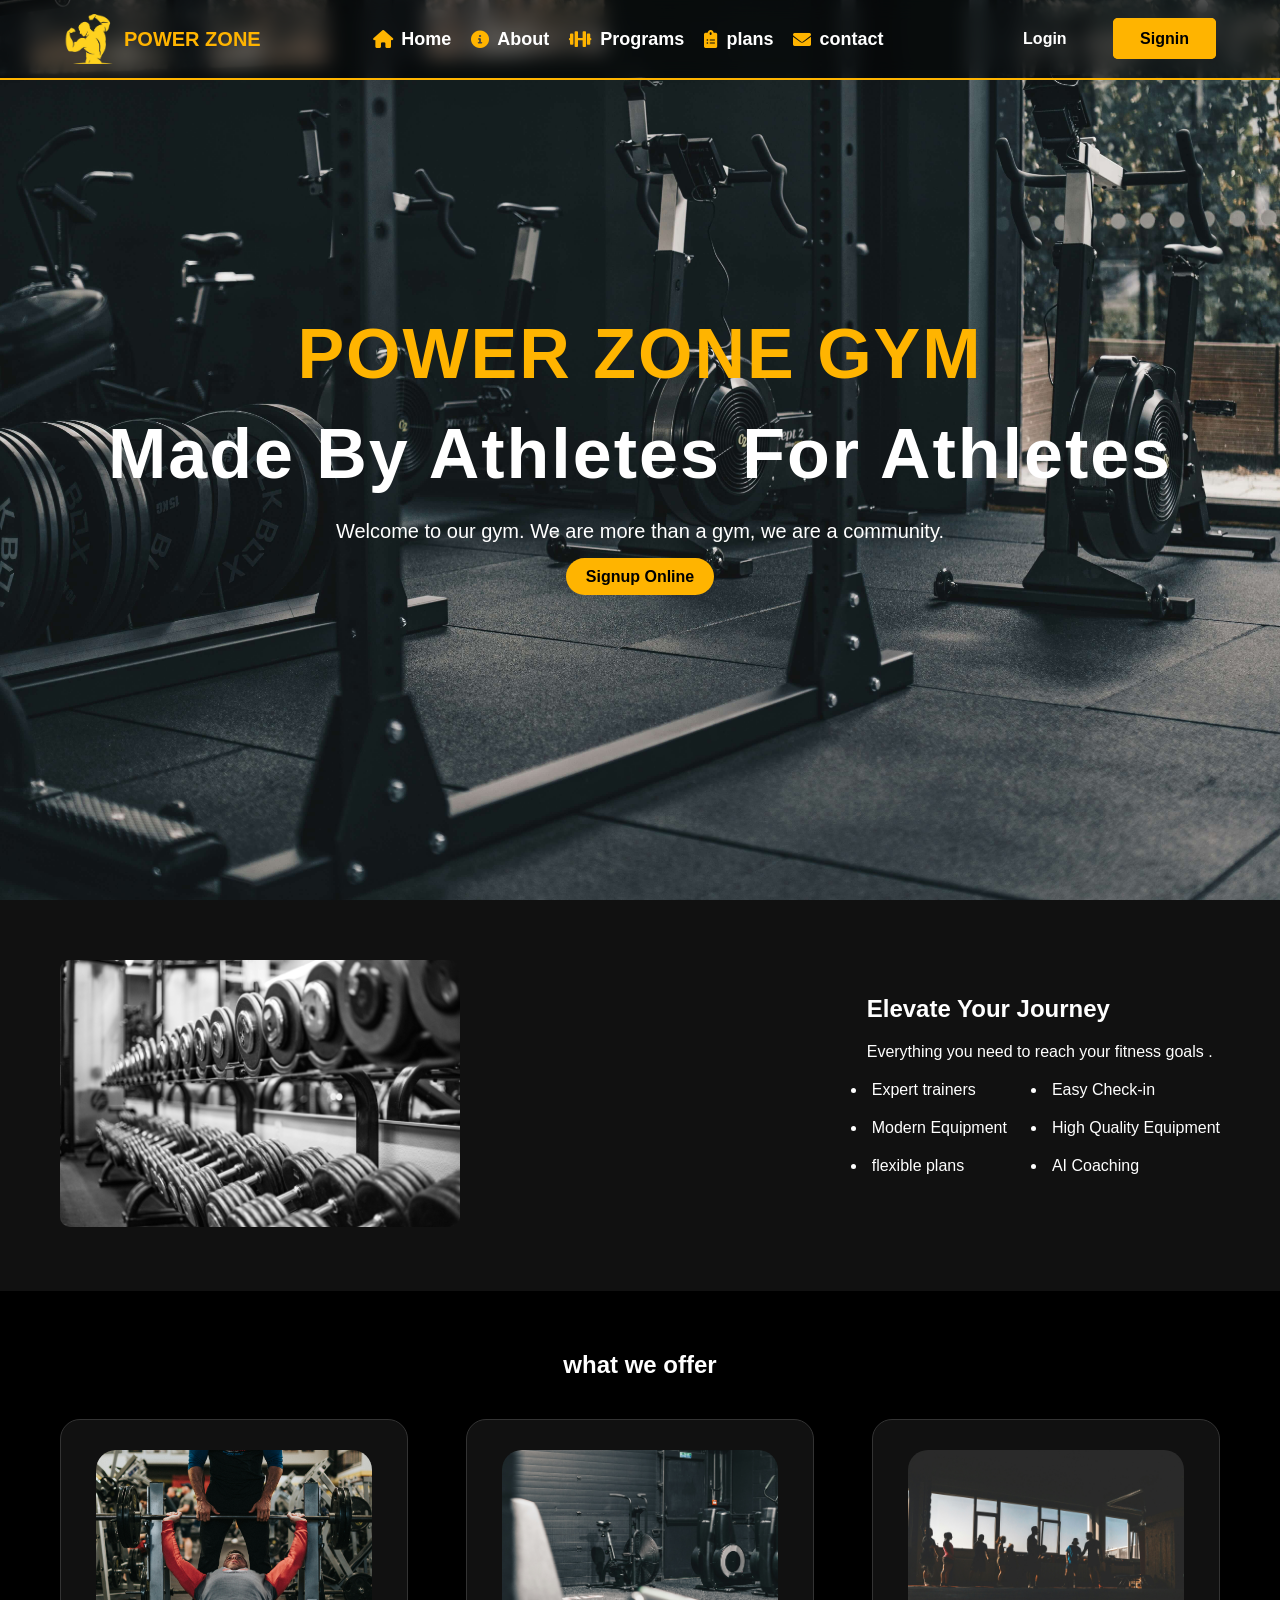
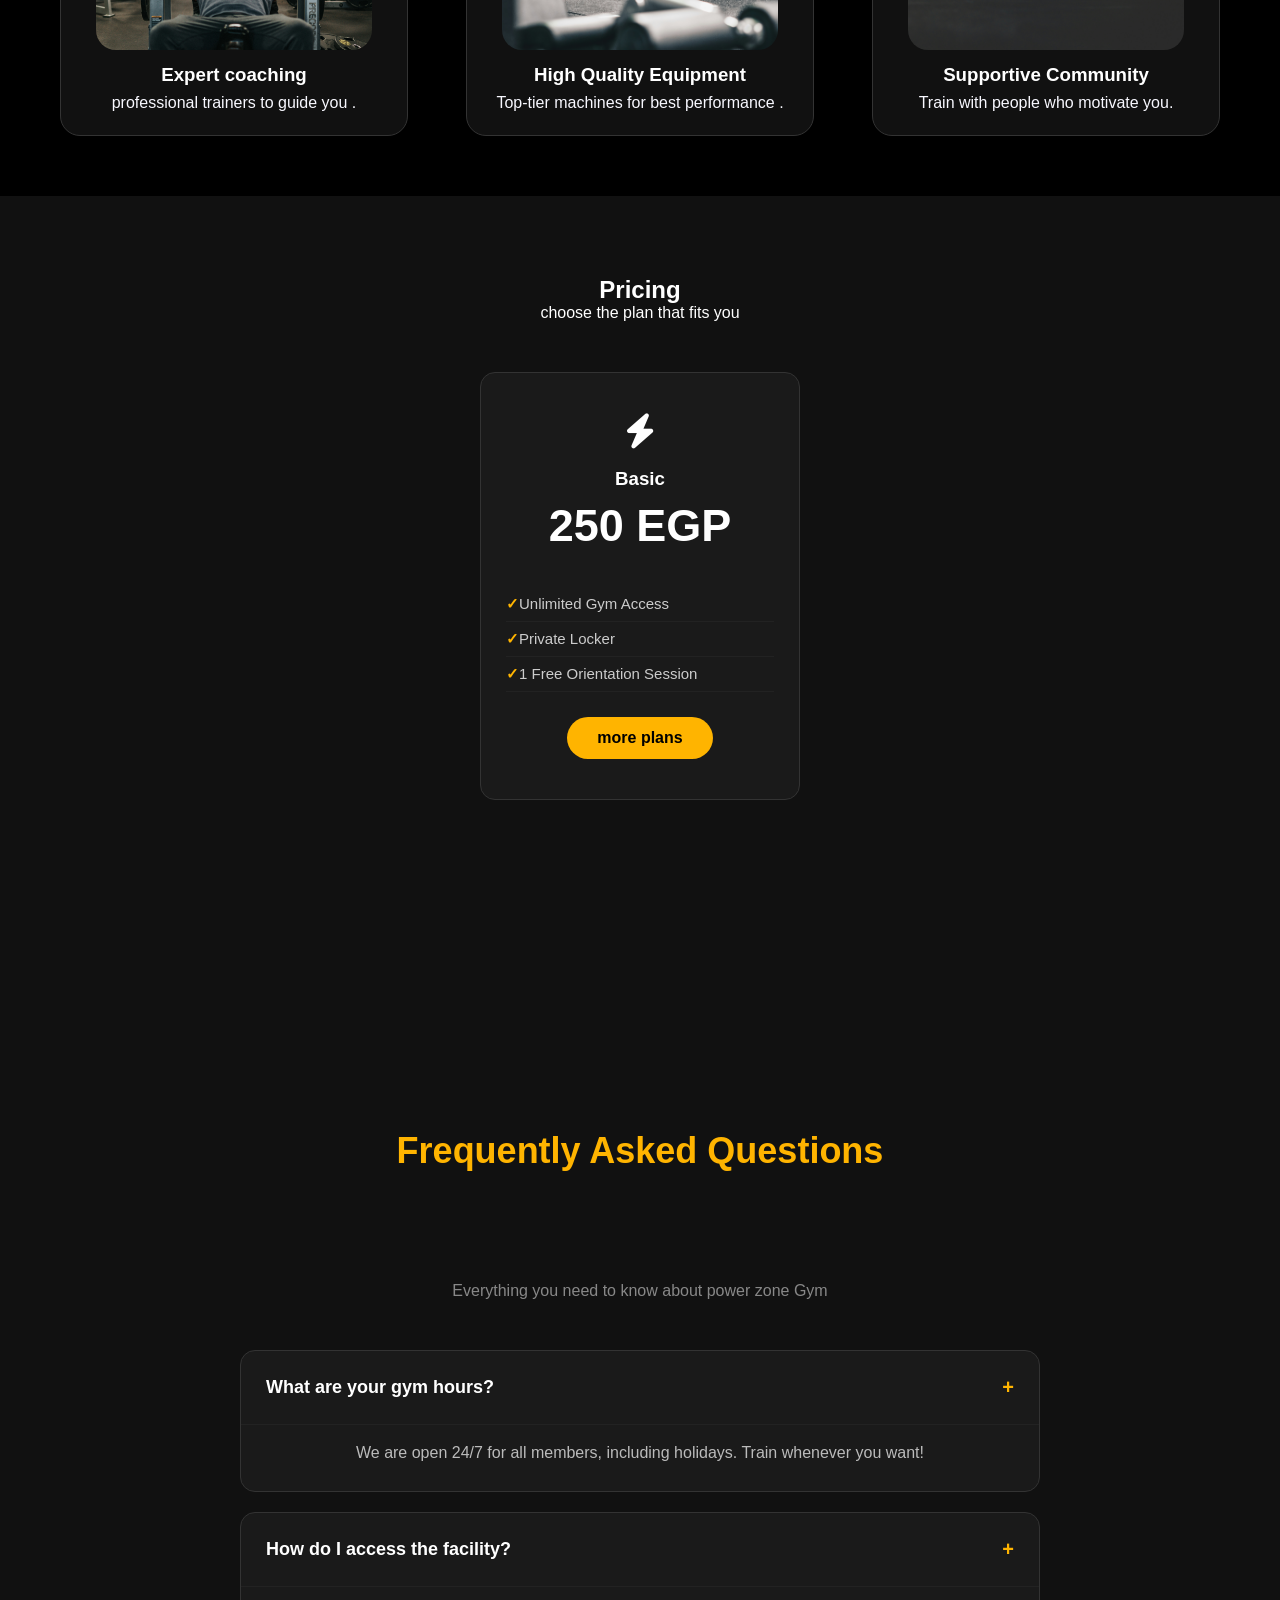
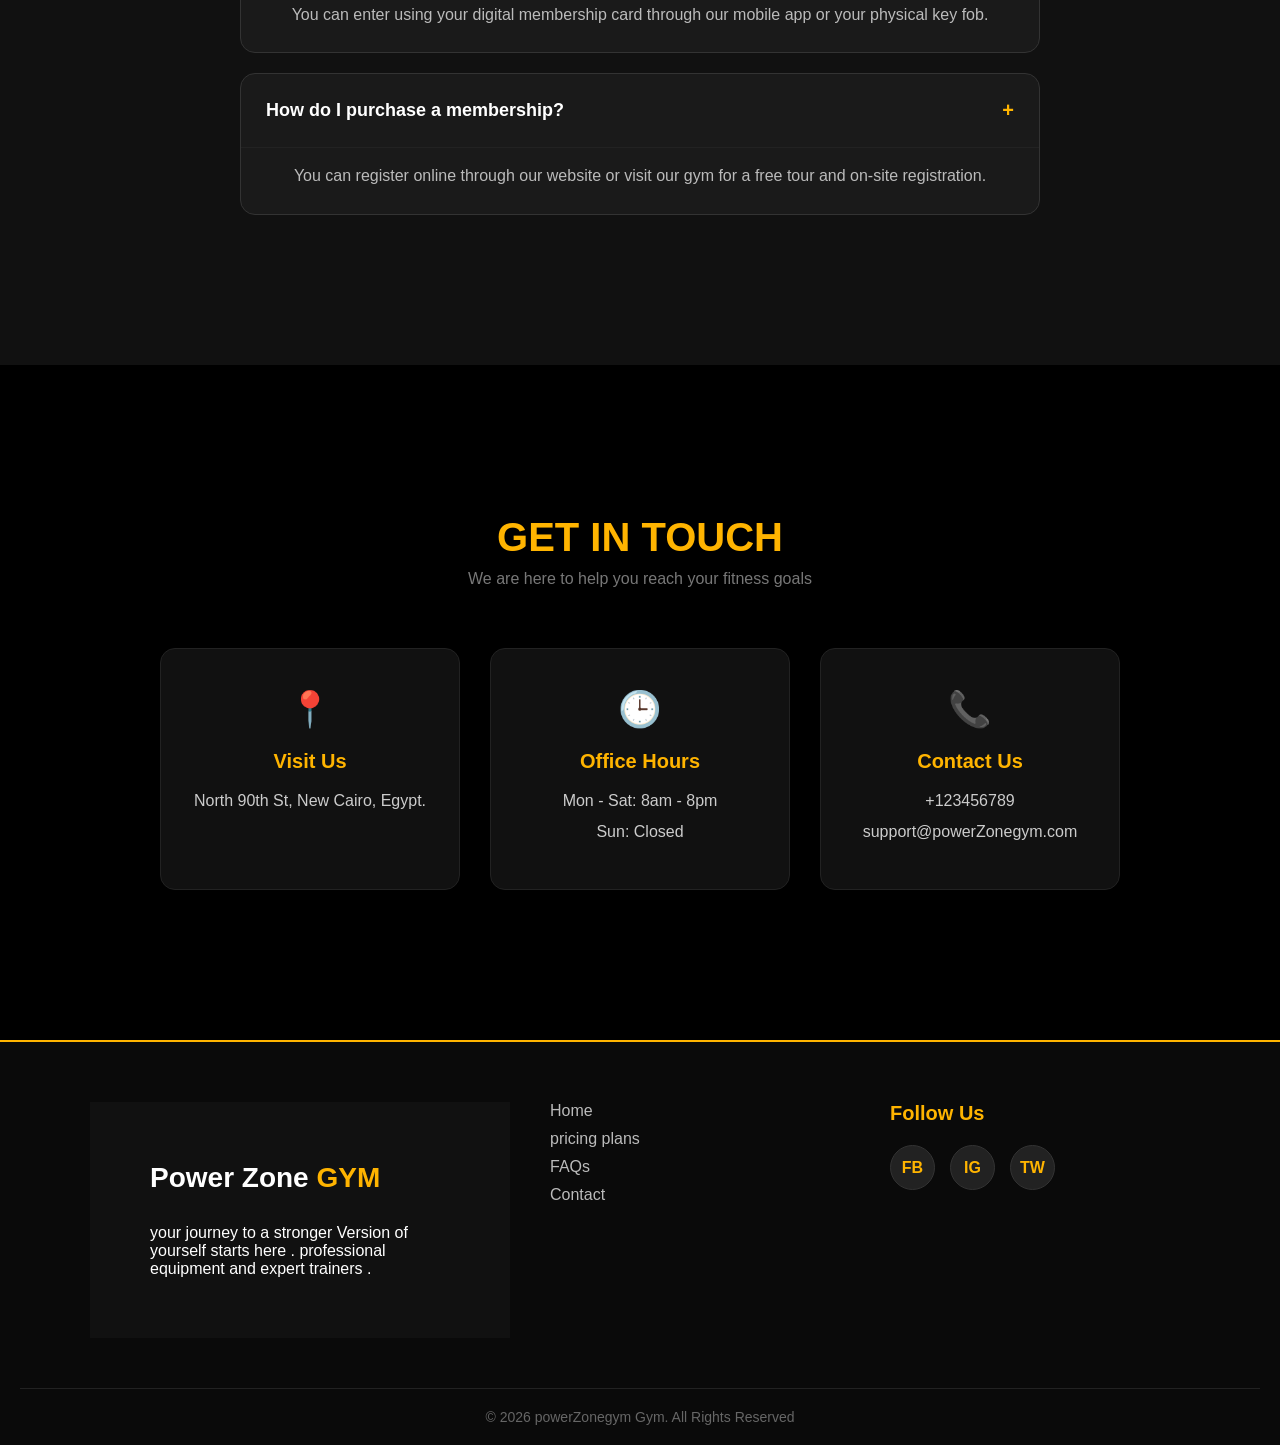
<file: index.html>
<!DOCTYPE html>
<html lang="en">
<head>
    <meta charset="UTF-8">
    <title>Home | Power Zone Gym</title>
    <meta name="viewport" content="width=device-width, initial-scale=1.0">
    <link rel="stylesheet" href="css/style.css">
    <link rel="stylesheet" href="https://cdnjs.cloudflare.com/ajax/libs/font-awesome/6.0.0/css/all.min.css">
</head>
<!-- El_logo -->
<!-- el-navbar -->
<header class="navbar">
    <div class="logo">
        <img src="images/Bodybuilder_Fitness_Club_Black_Logo_1_-removebg-preview.png" alt="power gym logo">
        <h1>POWER ZONE</h1>
    </div>

    <nav class="nav-links">
        <a href="index.html"><i class="fas fa-home"></i> Home</a>
        <a href="about.html"><i class="fas fa-info-circle"></i> About</a>
        <a href="programs.html"><i class="fas fa-dumbbell"></i> Programs</a>
        <a href="plans.html"><i class="fas fa-clipboard-list"></i> plans</a>
        <a href="contact.html"><i class="fas fa-envelope"></i> contact</a>
    </nav>

    <div class="nav-buttons">
        <a href="http://localhost/gym-project/index.php" class="login">Login</a>
        <a href="http://localhost/gym-project/index.php" class="signup">Signin</a>
    </div>
</header>

<!-- (Hero Section) -->
<section class="hero">
    <div class="hero-content">
        <h1>Power zone gym</h1>
        <h2>Made By Athletes For Athletes</h2>
        <p>Welcome to our gym. We are more than a gym, we are a community.</p>
        <a href="http://localhost/gym-project/index.php" class="btn-online">Signup Online</a>
    </div>
</section>
<!-- features section  -->
 <section class="about">
    <div class="about-img">
        <img src="images\features.jpg" alt="gym">
    </div>
    <div class="about-text">
        <h2>Elevate Your Journey</h2>
        <P>
            Everything you need to reach your fitness goals .
        </P>
        <div class="features">
            <ul>
            <li>Expert trainers</li>
            <li>Modern Equipment</li>
            <li>flexible plans</li>
        </ul>
        <ul>
           <li>Easy Check-in</li>
           <li>High Quality Equipment</li>
           <li>AI Coaching</li>
        </ul>
        </div>
        
    </div>

 </section>
 <section class="services">
    <h2>what we offer</h2>
    <div class="services-boxs">
        <div class="box">
            <img src="images\coach.jpg" alt="our coaching">
            <h3>Expert coaching</h3>
            <p>professional trainers to guide you .</p>
            
        </div>
        
        <div class="box">
            <img src="images\equipment.jpg" alt="our equipment">
            <h3>High Quality Equipment</h3>
            <p>Top-tier machines for best performance .</p>
            
        </div>
        <div class="box">
            <img src="images\community.jpg" alt="our community">
            <h3>Supportive Community</h3>
            <p>Train with people who motivate you.</p>
            
        </div>
            
    </div>
 </section>
<!-- elasaar -->
 <section class="pricing">
    <h2>Pricing</h2>
    <p>choose the plan that fits you</p>

    
    <div class="pricing-boxes"> 

        <!-- Normal Plan Box -->
        <div class="plan-card">
            <i class="fas fa-bolt contact-icon"></i>
                <h3>Basic</h3>
                <h2>250 <span>EGP</span></h2>
                <ul>
                    <li>Unlimited Gym Access</li>
                    <li>Private Locker</li>
                    <li>1 Free Orientation Session</li>
                </ul>
            <a href="plans.html" class="btn">more plans</a>
        </div> 

        
    </div> 
    <!-- FAQ -->
</section>
<section class="faq">
    
    <div class="container">
        <section class="faq" id="faq-section">
        <h2 class="faq-title">Frequently Asked Questions</h2>
        </section>
        <p class="faq-subtitle">Everything you need to know about power zone Gym</p>
         
        <diV class="faq-container">

        <div class="faq-item">
            <div class="faq-question">
                <h3>What are your gym hours?</h3>
                    <span class="icon">+</span>

            </div>
            <div class="faq-answer">
                    <p>We are open 24/7 for all members, including holidays. Train whenever you want!</p>
                </div>
        </div>
        <div class="faq-item">
                <div class="faq-question">
                    <h3>How do I access the facility?</h3>
                    <span class="icon">+</span>
                </div>
                <div class="faq-answer">
                    <p>You can enter using your digital membership card through our mobile app or your physical key fob.</p>
                </div>
            </div>
            <div class="faq-item">
                <div class="faq-question">
                    <h3>How do I purchase a membership?</h3>
                    <span class="icon">+</span>
                </div>
                <div class="faq-answer">
                    <p>You can register online through our website or visit our gym for a free tour and on-site registration.</p>
                </div>
            </div>
  
        </diV>
    </div>

</section>
<section class="contact" id="contact-us">
    <div class="container">
     
        <h2 class="contact-title">Get In Touch</h2>
    
        <p class="contact-subtitle">We are here to help you reach your fitness goals</p>
        
        <div class="contact-boxes">
           
            <div class="contact-card">
                <div class="contact-icon">📍</div> 
                <h4>Visit Us</h4>
                <p>North 90th St, New Cairo, Egypt.</p>
            </div>

            
            <div class="contact-card">
                <div class="contact-icon">🕒</div> 
                <h4>Office Hours</h4>
                <p>Mon - Sat: 8am - 8pm</p>
                <p>Sun: Closed</p>
            </div>

            
            <div class="contact-card">
                <div class="contact-icon">📞</div> 
                <h4>Contact Us</h4>
                <p>+123456789</p>
                <p>support@powerZonegym.com</p>
            </div>
        </div>
    </div>
</section>
<footer class="main-footer">
    <diV class="footer-container">
        
    <div class="footer-column about">
    
        <h2 class="footer-logo">Power Zone <span>GYM</span></h2>
        <p>your journey to a stronger Version of yourself starts here . professional equipment and expert trainers .</p>
 
    </div>

    <diV class="footer-column links">
        <ul>
            <li><a href="index.html">Home</a></li>
            <li><a href="plans.html">pricing plans</a></li>
            <li><a href="index.html#faq-section">FAQs</a></li>
            <li><a href="contact.html">Contact</a></li>
        </ul>

      </diV>

      <div class="footer-column social">
        <h3>Follow Us</h3>
        <div class="social-icons">
            <a href="#" class="social-link">FB</a>
            <a href="#" class="social-link">IG</a>
            <a href="#" class="social-link">TW</a>
        </div>
      </div>
</div>
<div class="footer-bottom">
    <p>&copy; 2026 powerZonegym Gym. All Rights Reserved</p>
</div>
</footer>
</html>
</file>
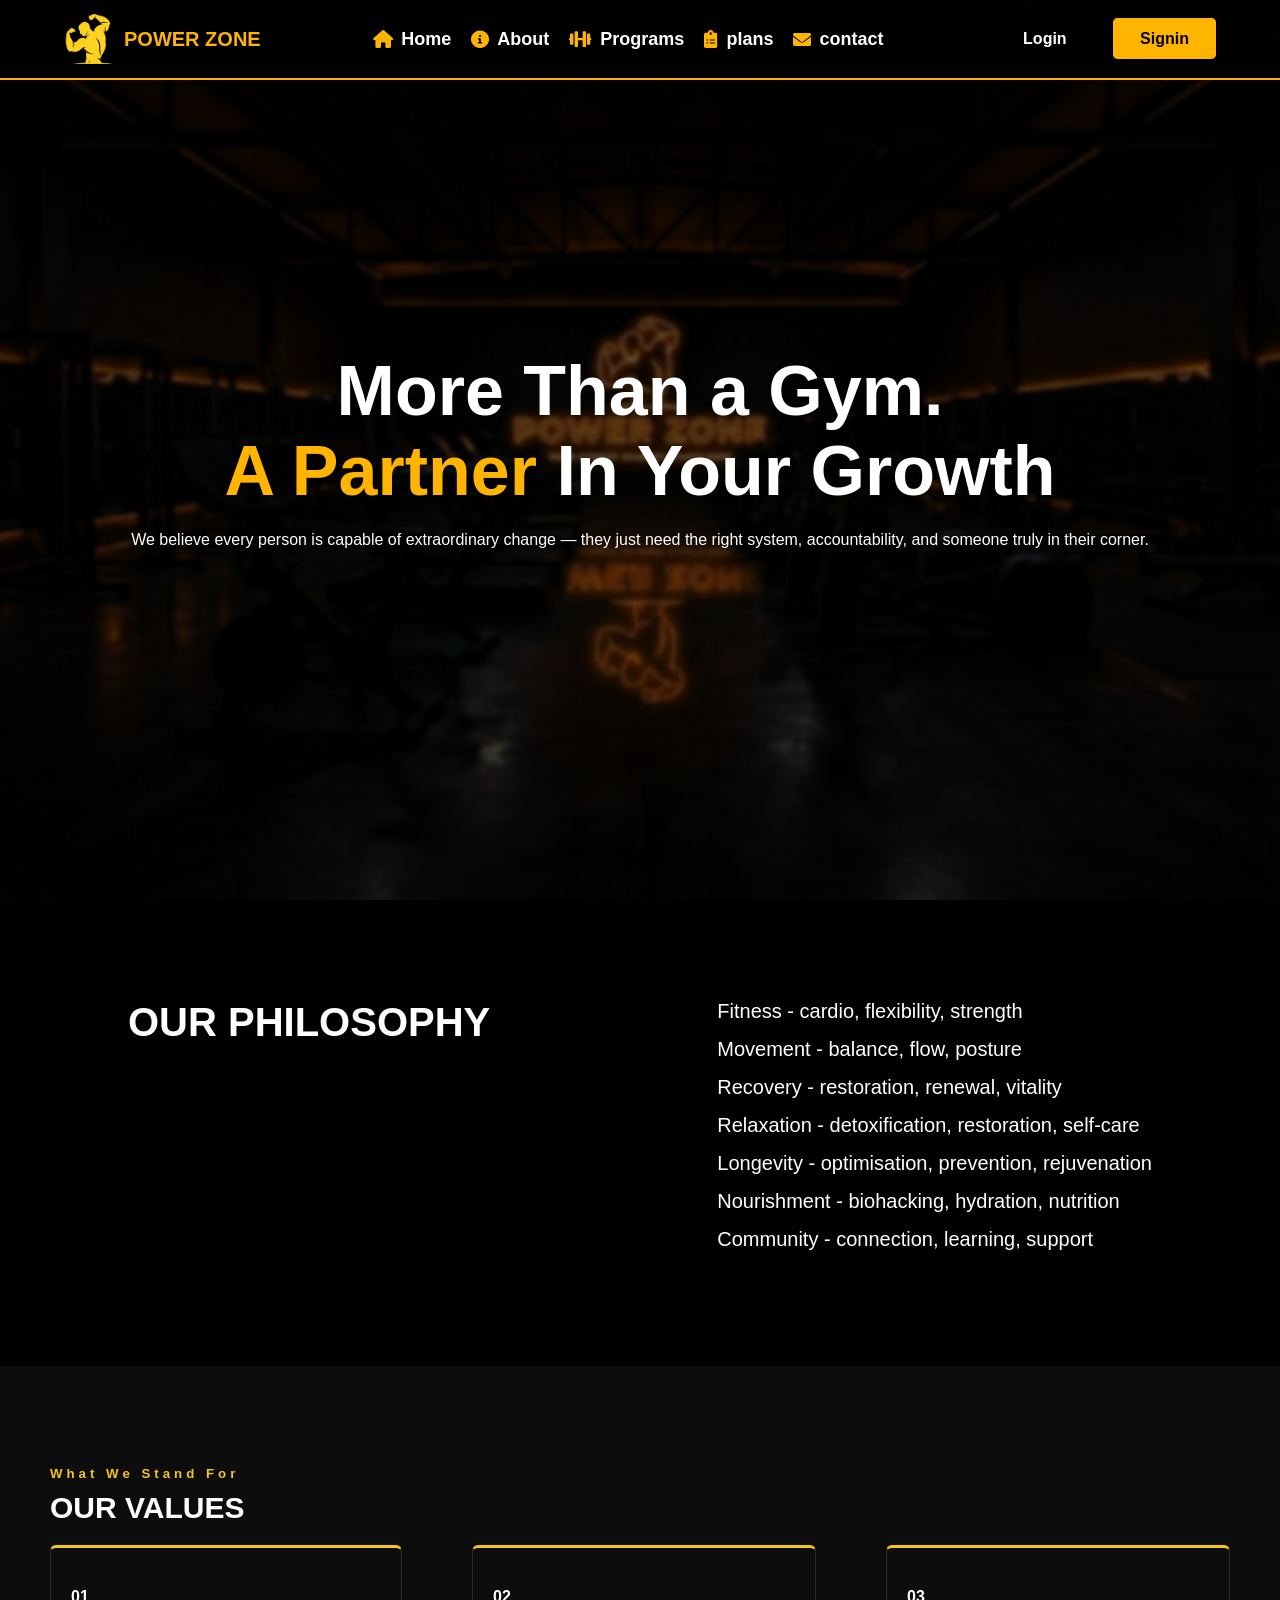
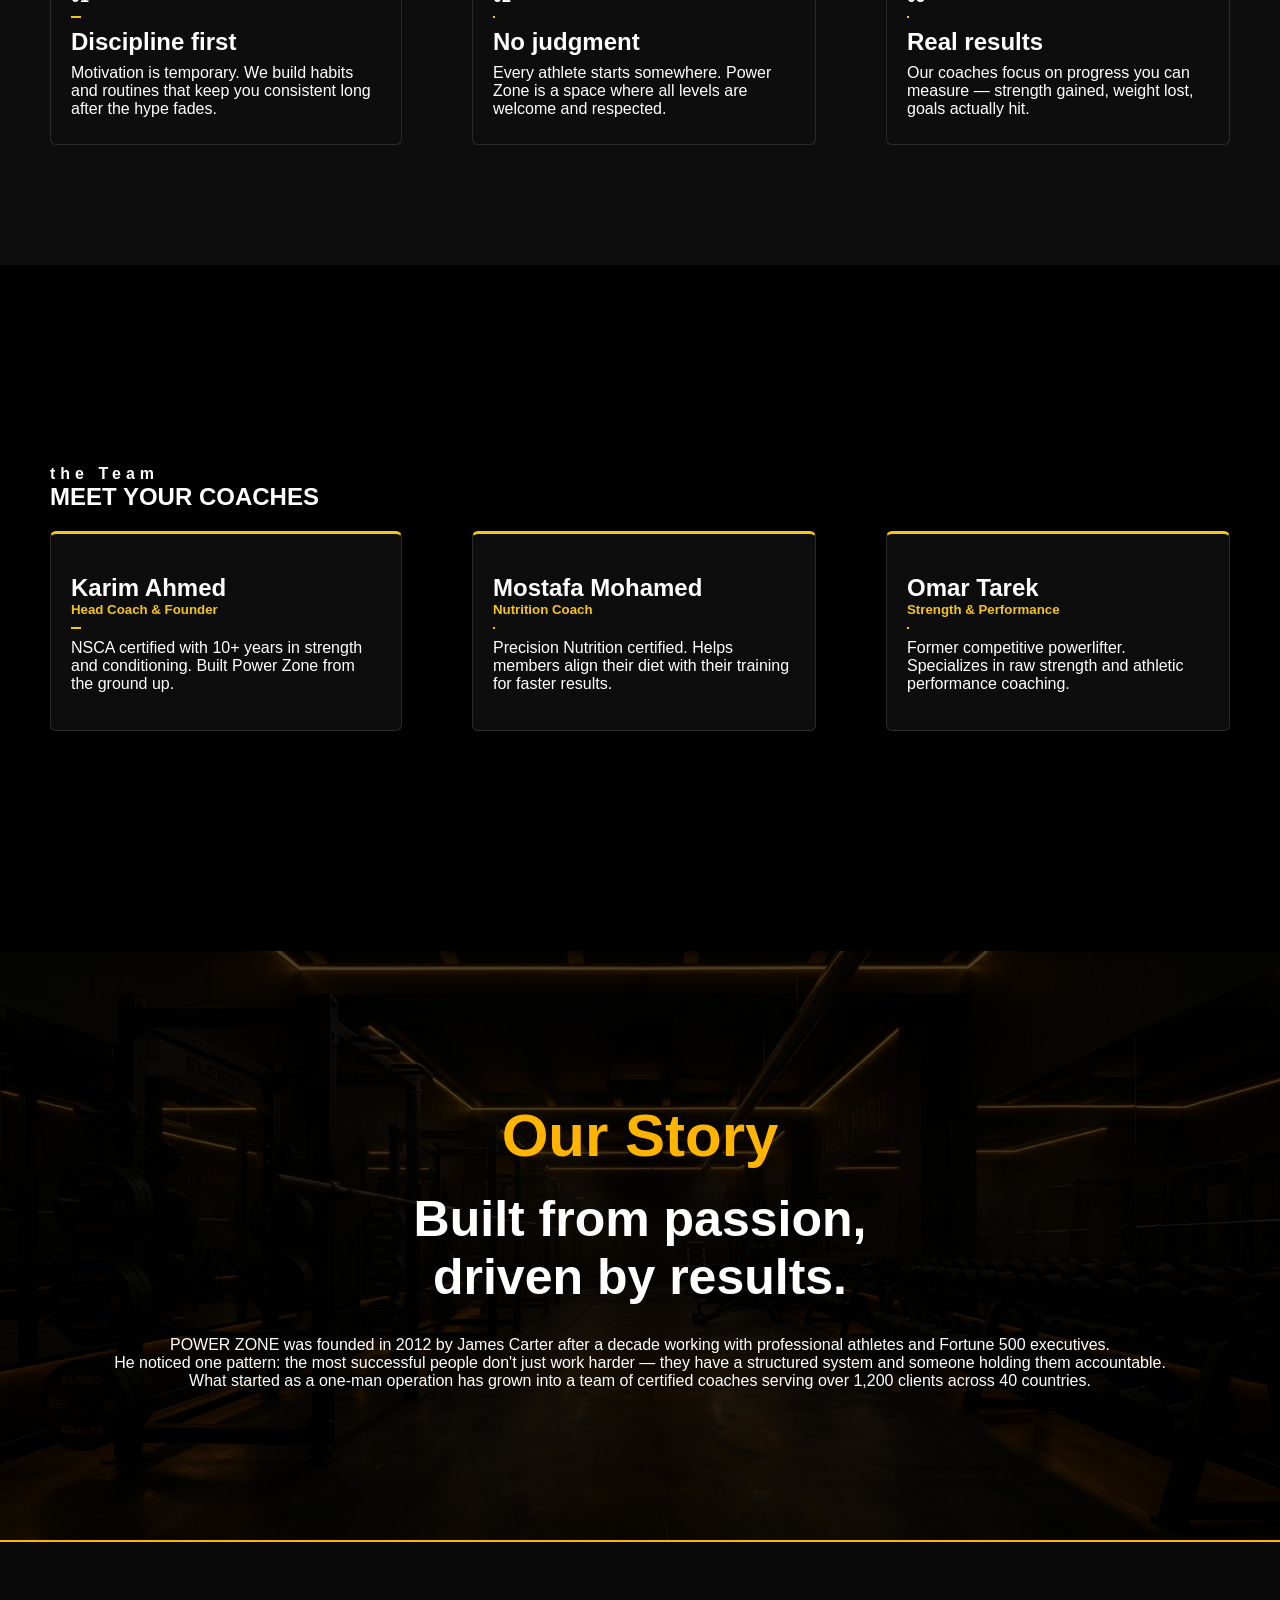
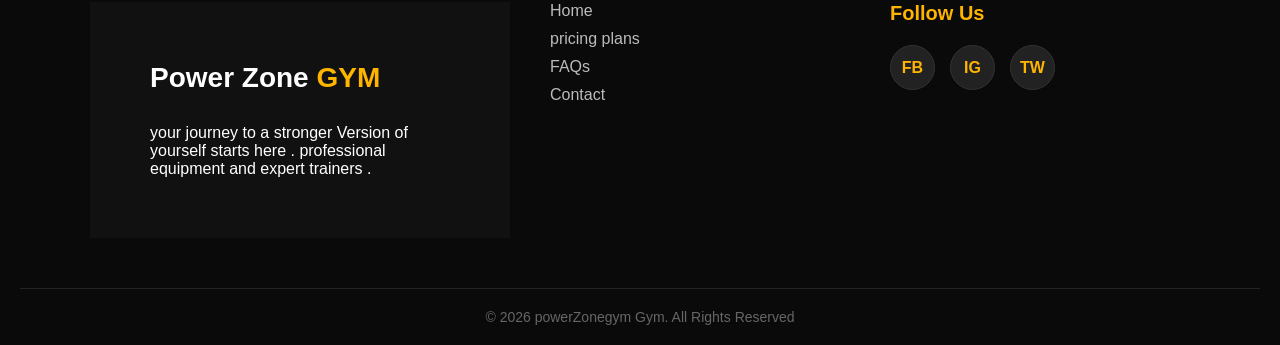
<file: about.html>
<!DOCTYPE html>
<html lang="en">
 
<head>
    <meta charset="UTF-8">
    <meta name="viewport" content="width=device-width, initial-scale=1.0">
    <title>About | Power Zone Gym</title>
    <link rel="stylesheet" href="css/style.css">
    <link rel="stylesheet" href="https://cdnjs.cloudflare.com/ajax/libs/font-awesome/6.0.0/css/all.min.css">
</head>
 
<body>
   <!-- النافبار -->
<header class="navbar">
    <div class="logo">
        <img src="images/Bodybuilder_Fitness_Club_Black_Logo_1_-removebg-preview.png" alt="power gym logo">
        <h1>POWER ZONE</h1>
    </div>

    <nav class="nav-links">
        <a href="index.html"><i class="fas fa-home"></i> Home</a>
        <a href="about.html"><i class="fas fa-info-circle"></i> About</a>
        <a href="programs.html"><i class="fas fa-dumbbell"></i> Programs</a>
        <a href="plans.html"><i class="fas fa-clipboard-list"></i> plans</a>
        <a href="contact.html"><i class="fas fa-envelope"></i> contact</a>
    </nav>

    <div class="nav-buttons">
        <a href="http://localhost/gym-project/index.php" class="login">Login</a>
        <a href="http://localhost/gym-project/index.php" class="signup">Signin</a>
    </div>
</header>

 
    <!-- Hero Section -->
    <section class="mainabout">
 
        <div class="mainabout-content">
            <h2>
                More Than a Gym.<br>
                <span>A Partner</span> In Your Growth
            </h2>
 
            <p>
                We believe every person is capable of extraordinary change —
                they just need the right system, accountability,
                and someone truly in their corner.
            </p>
        </div>
 
    </section>
 
    <!-- Philosophy -->
    <section class="black">
 
        <div class="nav1">
 
            <div class="phil">
                <h3>OUR PHILOSOPHY</h3>
            </div>
 
            <div class="fitness">
                <p>Fitness - cardio, flexibility, strength</p>
                <p>Movement - balance, flow, posture</p>
                <p>Recovery - restoration, renewal, vitality</p>
                <p>Relaxation - detoxification, restoration, self-care</p>
                <p>Longevity - optimisation, prevention, rejuvenation</p>
                <p>Nourishment - biohacking, hydration, nutrition</p>
                <p>Community - connection, learning, support</p>
            </div>
 
        </div>
 
    </section>
    <!--------Values---------->
    <section class="values">
        <div>
            <h5>What  We  Stand For</h5>
            <h2>OUR VALUES</h2>
        </div>
    <div class="value">
        <div class="val">
            <h4>01</h4>
        <div class="line"></div>
            <h1>Discipline first</h1>
            <p>Motivation is temporary. We build habits and routines that keep you consistent long after the hype fades.        </p>
        </div>
        <div class="val">
               <h4>02</h4>
        <div class="line"></div>
            <h1>No judgment</h1>
            <p>Every athlete starts somewhere. Power Zone is a space where all levels are welcome and respected.</p>
        </div>
        <div class="val">
               <h4>03</h4>
        <div class="line"></div>
            <h1>Real results</h1>
            <p>Our coaches focus on progress you can measure — strength gained, weight lost, goals actually hit.</p>
        </div>
        </div>
    </section>
 
    <!--------Team------->
     <section class="Team">
        <div>
            <h4>the Team</h4>
            <h2>MEET YOUR COACHES</h2>
        </div>
    <div class="coach">
        <div class="member">
            <h1>Karim Ahmed</h1>
            <h5>Head Coach & Founder</h5>
        <div class="line"></div>
           
            <p>NSCA certified with 10+ years in strength and conditioning. Built Power Zone from the ground up.</p>
        </div>
      <div class="member">
            <h1>Mostafa Mohamed</h1>
            <h5>Nutrition Coach</h5>
        <div class="line"></div>
           
            <p>Precision Nutrition certified. Helps members align their diet with their training for faster results.</p>
        </div>
        <div class="member">
            <h1>Omar Tarek</h1>
            <h5>Strength & Performance</h5>
        <div class="line"></div>
            <p>Former competitive powerlifter. Specializes in raw strength and athletic performance coaching.</p>
        </div>
        </div>
    </section>
 
 
    <!-- Story -->
    <section class="story">
 
        <h3>Our Story</h3>
 
        <h4>
            Built from passion,<br>
            driven by results.
        </h4>
 
        <p>
            POWER ZONE was founded in 2012 by James Carter after a decade
            working with professional athletes and Fortune 500 executives.
        </p>
        <p>
            He noticed one pattern: the most successful people don't just work harder —
            they have a structured system and someone holding them accountable.
 
        </p>
 
 
        <p>
            What started as a one-man operation has grown into a team of certified
            coaches serving over 1,200 clients across 40 countries.
        </p>
 
    </section>
 
   
    <footer class="main-footer">
    <diV class="footer-container">
        
    <div class="footer-column about">
    
        <h2 class="footer-logo">Power Zone <span>GYM</span></h2>
        <p>your journey to a stronger Version of yourself starts here . professional equipment and expert trainers .</p>
 
    </div>

    <diV class="footer-column links">
        <ul>
            <li><a href="index.html">Home</a></li>
            <li><a href="plans.html">pricing plans</a></li>
            <li><a href="index.html#faq-section">FAQs</a></li>
            <li><a href="contact.html">Contact</a></li>
        </ul>

      </diV>

      <div class="footer-column social">
        <h3>Follow Us</h3>
        <div class="social-icons">
            <a href="#" class="social-link">FB</a>
            <a href="#" class="social-link">IG</a>
            <a href="#" class="social-link">TW</a>
        </div>
      </div>
</div>
<div class="footer-bottom">
    <p>&copy; 2026 powerZonegym Gym. All Rights Reserved</p>
</div>
</footer>
</file>
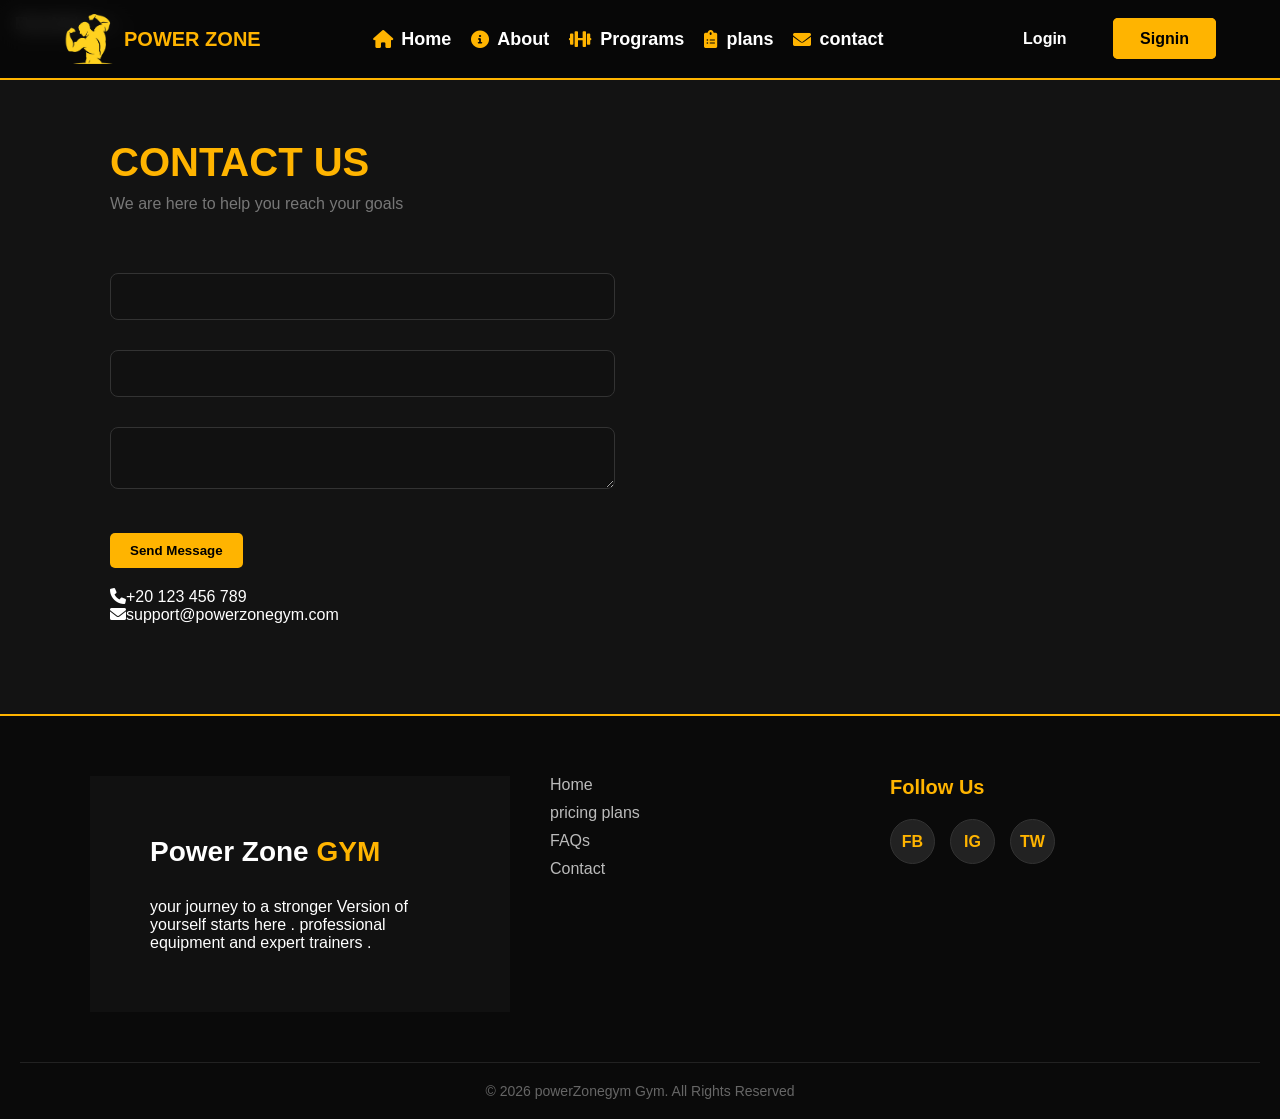
<file: contact.html>
<!DOCTYPE html>
<html lang="en">
<head>
    <meta charset="UTF-8">
    <meta name="viewport" content="width=device-width, initial-scale=1.0">
    <meta name="description" content="Contact Power Zone Gym for memberships and support.">
    <title>Contact Us - Power Zone GYM</title>
    <link rel="stylesheet" href="css/style.css">
    <link rel="stylesheet" href="https://cdnjs.cloudflare.com/ajax/libs/font-awesome/6.0.0/css/all.min.css">
</head>
<body>

<header class="navbar">
    <div class="logo">
        <img src="images/Bodybuilder_Fitness_Club_Black_Logo_1_-removebg-preview.png" alt="power gym logo">
        <h1>POWER ZONE</h1>
    </div>

    <nav class="nav-links">
        <a href="index.html"><i class="fas fa-home"></i> Home</a>
        <a href="about.html"><i class="fas fa-info-circle"></i> About</a>
        <a href="programs.html"><i class="fas fa-dumbbell"></i> Programs</a>
        <a href="plans.html"><i class="fas fa-clipboard-list"></i> plans</a>
        <a href="contact.html"><i class="fas fa-envelope"></i> contact</a>
    </nav>

    <div class="nav-buttons">
        <a href="http://localhost/gym-project/index.php" class="login">Login</a>
        <a href="http://localhost/gym-project/index.php" class="signup">Signin</a>
    </div>
</header>

<main class="main-wrapper">
    <section class="contact-container">
        <h2 class="contact-title">Contact <span>Us</span></h2>
        <p class="contact-subtitle">We are here to help you reach your goals</p>

        <div class="contact-grid">
            <form class="contact-form">
                <div class="input-group">
                    <input type="text" required placeholder=" ">
                    <label>Your Name</label>
                </div>
                <div class="input-group">
                    <input type="email" required placeholder=" ">
                    <label>Email Address</label>
                </div>
                <div class="input-group">
                    <textarea required placeholder=" "></textarea>
                    <label>Message</label>
                </div>
                <button type="submit" class="btn-gold">Send Message</button>
            </form>
        </div>
         <div class="contact-info">
                <div class="info-item">
                    <i class="fas fa-phone"></i>
                    <p>+20 123 456 789</p>
                </div>
                <div class="info-item">
                    <i class="fas fa-envelope"></i>
                    <p>support@powerzonegym.com</p>
                </div>
                
            </div>
    </section>
</main>

<footer class="main-footer">
    <diV class="footer-container">
        
    <div class="footer-column about">
    
        <h2 class="footer-logo">Power Zone <span>GYM</span></h2>
        <p>your journey to a stronger Version of yourself starts here . professional equipment and expert trainers .</p>
 
    </div>

    <diV class="footer-column links">
        <ul>
            <li><a href="index.html">Home</a></li>
            <li><a href="plans.html">pricing plans</a></li>
            <li><a href="index.html#faq-section">FAQs</a></li>
            <li><a href="contact.html">Contact</a></li>
        </ul>

      </diV>

      <div class="footer-column social">
        <h3>Follow Us</h3>
        <div class="social-icons">
            <a href="#" class="social-link">FB</a>
            <a href="#" class="social-link">IG</a>
            <a href="#" class="social-link">TW</a>
        </div>
      </div>
</div>
<div class="footer-bottom">
    <p>&copy; 2026 powerZonegym Gym. All Rights Reserved</p>
</div>
</footer>

</body>
</html>
</file>
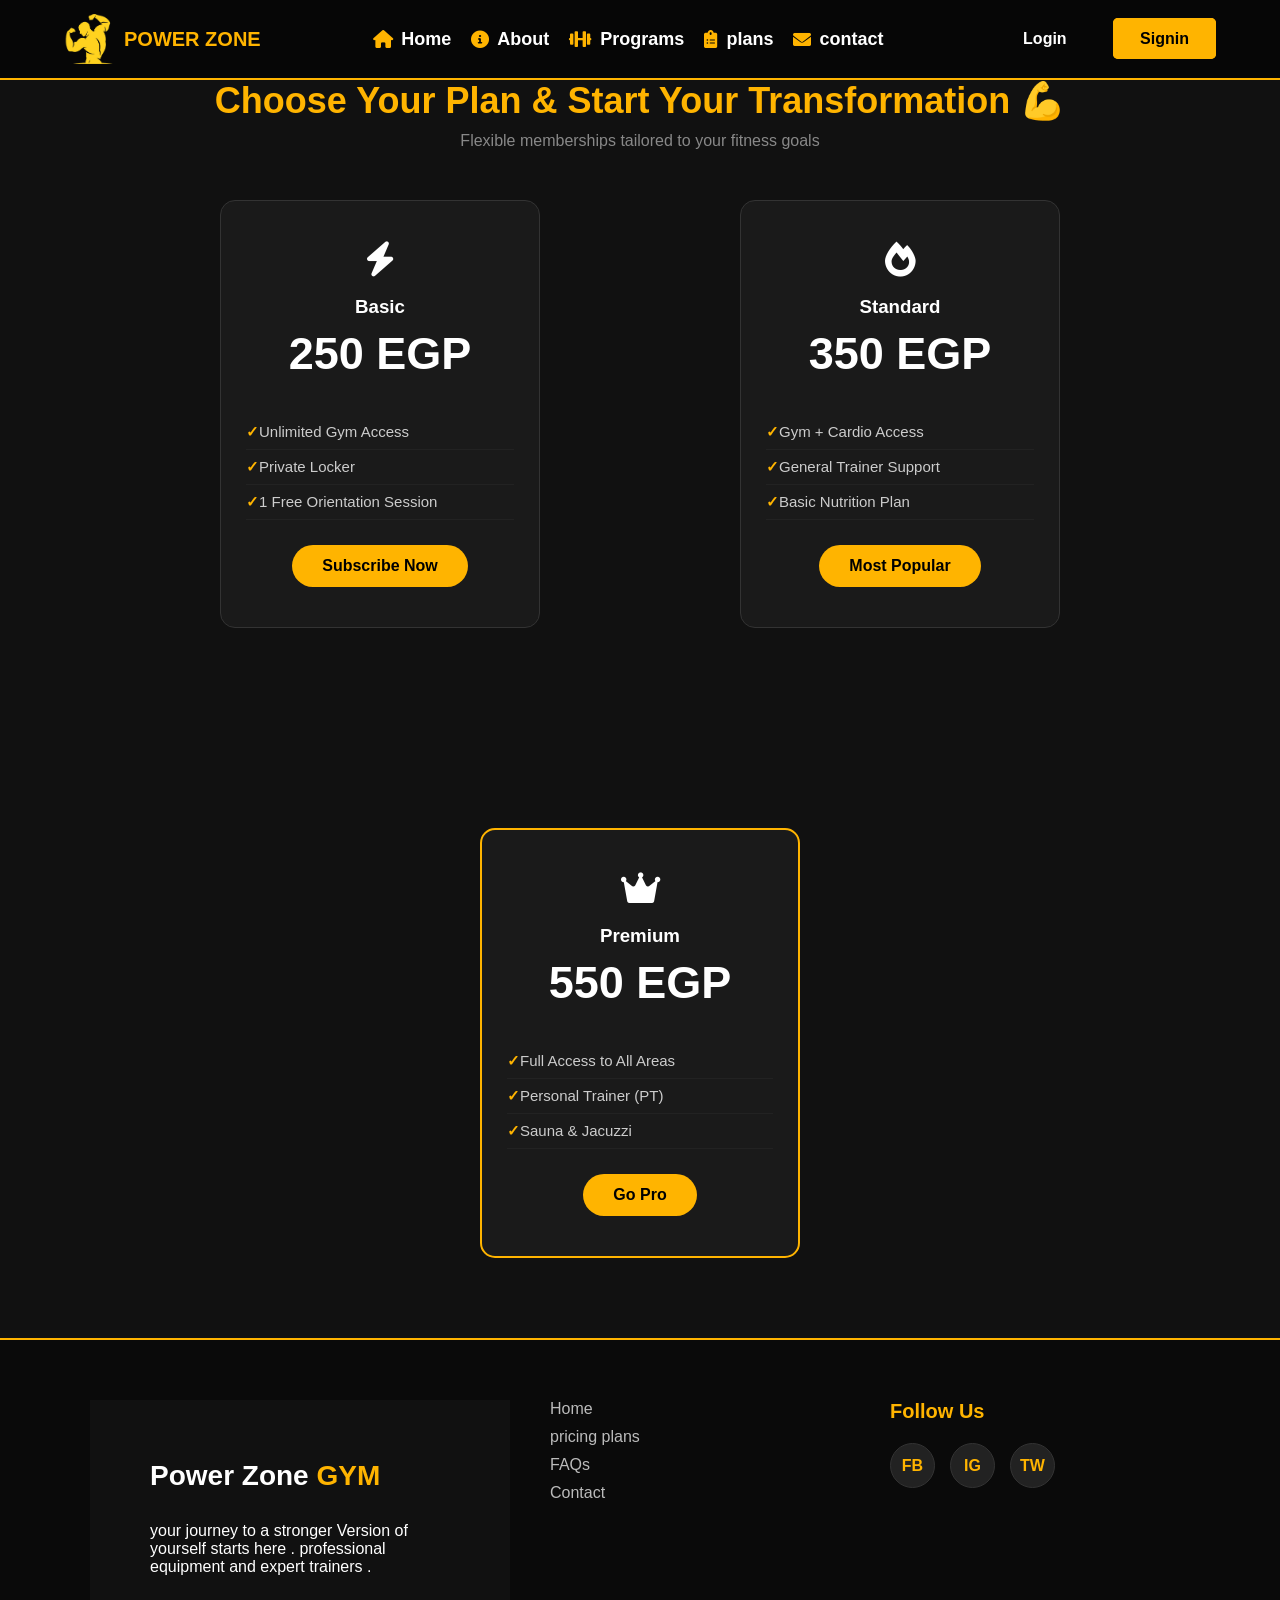
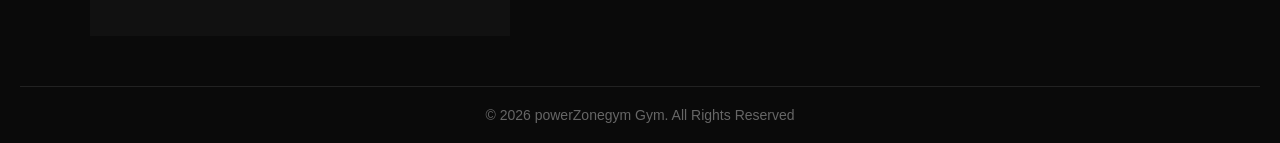
<file: plans.html>
<!DOCTYPE html>
<html lang="en">
<head>
    <meta charset="UTF-8">
    <meta name="viewport" content="width=device-width, initial-scale=1.0">
    <title>Plans | Power Zone Gym</title>
    <link rel="stylesheet" href="https://cdnjs.cloudflare.com/ajax/libs/font-awesome/6.0.0/css/all.min.css">
    <link rel="stylesheet" href="css/style.css">
</head>
<body>

    <!-- النافبار -->
<header class="navbar">
    <div class="logo">
        <img src="images/Bodybuilder_Fitness_Club_Black_Logo_1_-removebg-preview.png" alt="power gym logo">
        <h1>POWER ZONE</h1>
    </div>

    <nav class="nav-links">
        <a href="index.html"><i class="fas fa-home"></i> Home</a>
        <a href="about.html"><i class="fas fa-info-circle"></i> About</a>
        <a href="programs.html"><i class="fas fa-dumbbell"></i> Programs</a>
        <a href="plans.html"><i class="fas fa-clipboard-list"></i> plans</a>
        <a href="contact.html"><i class="fas fa-envelope"></i> contact</a>
    </nav>

    <div class="nav-buttons">
        <a href="http://localhost/gym-project/index.php" class="login">Login</a>
        <a href="http://localhost/gym-project/index.php" class="signup">Signin</a>
    </div>
</header>


    <section class="pricing">
        <h1 class="faq-title">Choose Your Plan & Start Your Transformation 💪</h1>
        <p class="faq-subtitle">Flexible memberships tailored to your fitness goals</p>

        <div class="pricing-boxes">
            <div class="plan-card">
                <i class="fas fa-bolt contact-icon"></i>
                <h3>Basic</h3>
                <h2>250 <span>EGP</span></h2>
                <ul>
                    <li>Unlimited Gym Access</li>
                    <li>Private Locker</li>
                    <li>1 Free Orientation Session</li>
                </ul>
                <a href="#" class="btn">Subscribe Now</a>
            </div>

            <div class="plan-card ">
                <i class="fas fa-fire contact-icon"></i>
                <h3>Standard</h3>
                <h2>350 <span>EGP</span></h2>
                <ul>
                    <li>Gym + Cardio Access</li>
                    <li>General Trainer Support</li>
                    <li>Basic Nutrition Plan</li>
                </ul>
                <a href="#" class="btn">Most Popular</a>
            </div>

            <div class="plan-card highlight">
                <i class="fas fa-crown contact-icon"></i>
                <h3>Premium</h3>
                <h2>550 <span>EGP</span></h2>
                <ul>
                    <li>Full Access to All Areas</li>
                    <li>Personal Trainer (PT)</li>
                    <li>Sauna & Jacuzzi</li>
                </ul>
                <a href="#" class="btn">Go Pro</a>
            </div>
        </div>
    </section>

    <footer class="main-footer">
    <diV class="footer-container">
        
    <div class="footer-column about">
    
        <h2 class="footer-logo">Power Zone <span>GYM</span></h2>
        <p>your journey to a stronger Version of yourself starts here . professional equipment and expert trainers .</p>
 
    </div>

    <diV class="footer-column links">
        <ul>
            <li><a href="index.html">Home</a></li>
            <li><a href="plans.html">pricing plans</a></li>
            <li><a href="index.html#faq-section">FAQs</a></li>
            <li><a href="contact.html">Contact</a></li>
        </ul>

      </diV>

      <div class="footer-column social">
        <h3>Follow Us</h3>
        <div class="social-icons">
            <a href="#" class="social-link">FB</a>
            <a href="#" class="social-link">IG</a>
            <a href="#" class="social-link">TW</a>
        </div>
      </div>
</div>
<div class="footer-bottom">
    <p>&copy; 2026 powerZonegym Gym. All Rights Reserved</p>
</div>
</footer>

</body>
</html>
</file>
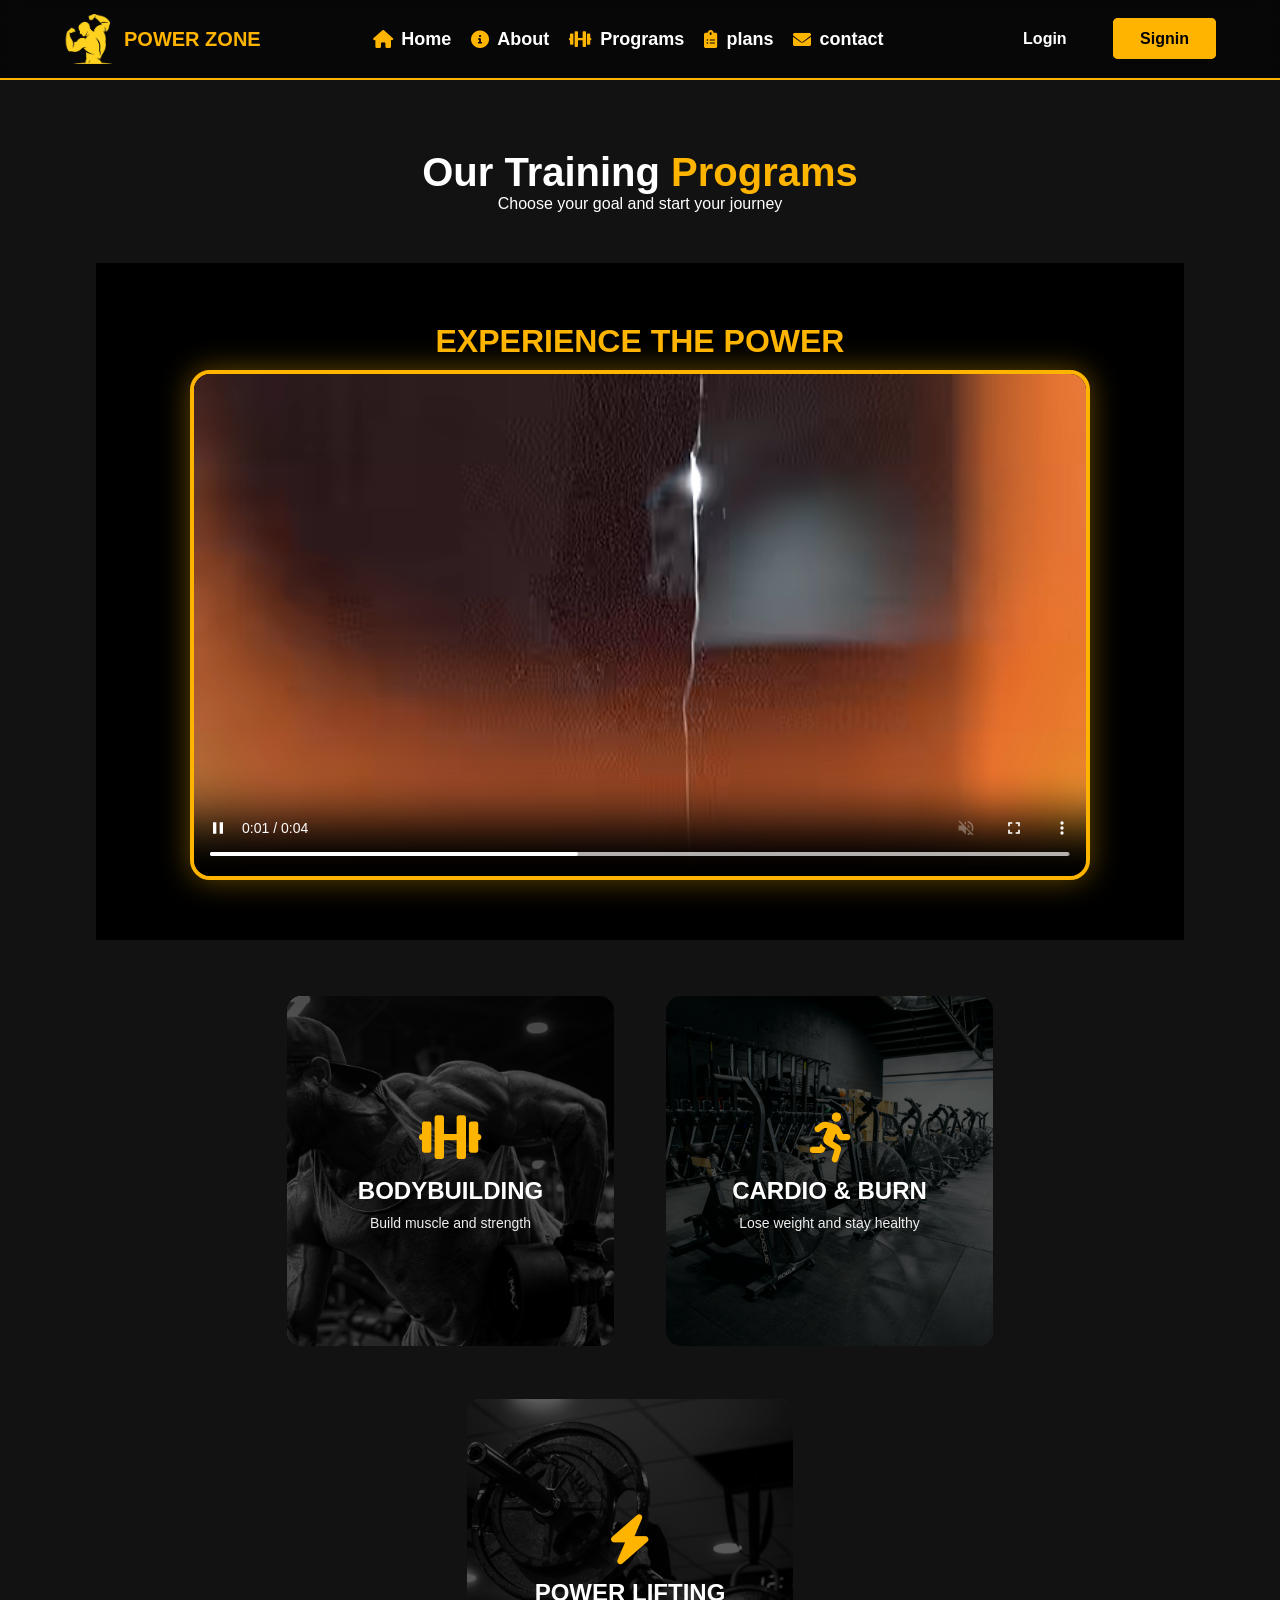
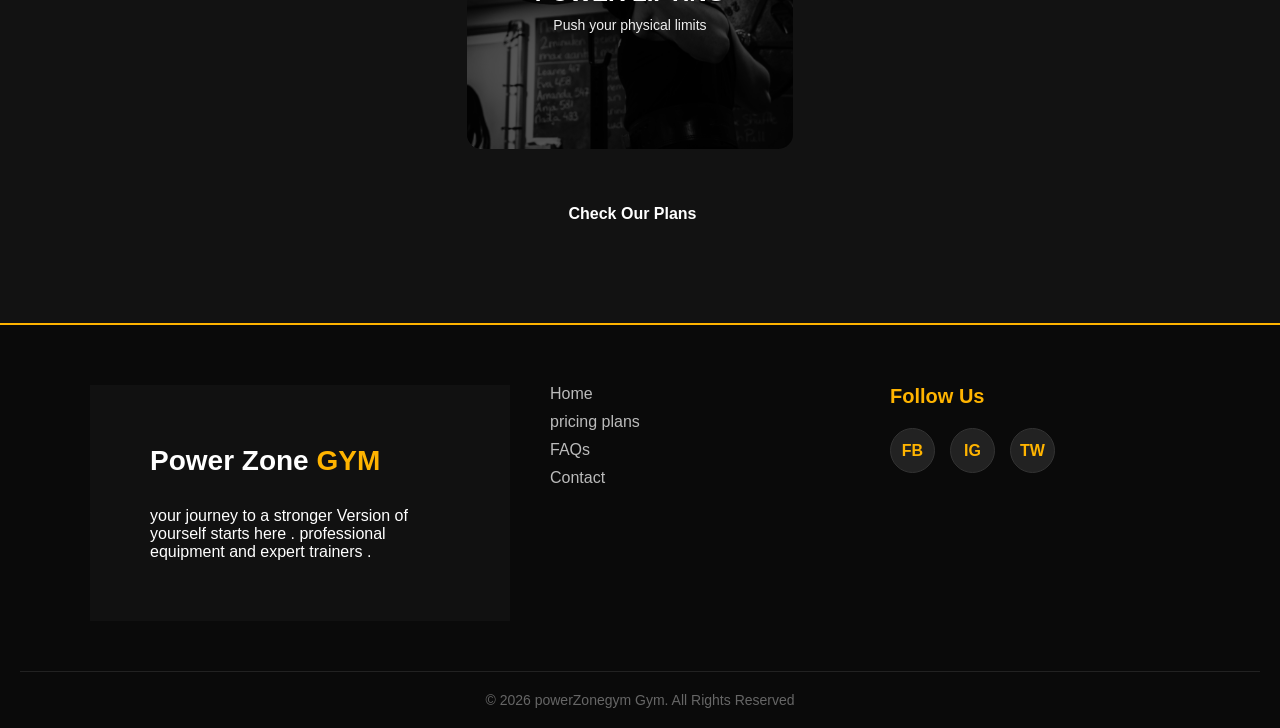
<file: programs.html>
<!DOCTYPE html>
<html lang="en">
<head>
    <meta charset="UTF-8">
    <meta name="viewport" content="width=device-width, initial-scale=1.0">
    <title>Programs | Power Zone Gym</title>
    <link rel="stylesheet" href="css/style.css">
    <link rel="stylesheet" href="https://cdnjs.cloudflare.com/ajax/libs/font-awesome/6.0.0/css/all.min.css">
</head>
<body class="dashboard-body">

    <!-- النافبار -->
<header class="navbar">
    <div class="logo">
        <img src="images/Bodybuilder_Fitness_Club_Black_Logo_1_-removebg-preview.png" alt="power gym logo">
        <h1>POWER ZONE</h1>
    </div>

    <nav class="nav-links">
        <a href="index.html"><i class="fas fa-home"></i> Home</a>
        <a href="about.html"><i class="fas fa-info-circle"></i> About</a>
        <a href="programs.html"><i class="fas fa-dumbbell"></i> Programs</a>
        <a href="plans.html"><i class="fas fa-clipboard-list"></i> plans</a>
        <a href="contact.html"><i class="fas fa-envelope"></i> contact</a>
    </nav>

    <div class="nav-buttons">
        <a href="http://localhost/gym-project/index.php" class="login">Login</a>
        <a href="http://localhost/gym-project/index.php" class="signup">Signin</a>
    </div>
</header>


    <div class="main-wrapper">
        <div class="container">
            <div class="welcome-box">
                <h1>Our Training <span>Programs</span></h1>
                <p>Choose your goal and start your journey</p>
            </div>

            <section class="main-video-section">
    <div class="video-heading">
        <h2>Experience The Power</h2>
        
    </div>
    
    <div class="video-container">
        <video controls autoplay muted loop playsinline class="local-video">
            <source src="videos/a-cinematic-fitness-videosony-fx6.mp4" type="video/mp4">
            عفواً، متصفحك لا يدعم تشغيل الفيديو.
        </video>
    </div>
</section>
           <div class="main-content">
    <div class="program-box p1">
        <div class="overlay">
            <i class="fas fa-dumbbell"></i>
            <h3>Bodybuilding</h3>
            <p>Build muscle and strength</p>
        </div>
    </div>

    <div class="program-box p2">
        <div class="overlay">
            <i class="fas fa-running"></i>
            <h3>Cardio & Burn</h3>
            <p>Lose weight and stay healthy</p>
        </div>
    </div>

    <div class="program-box p3">
        <div class="overlay">
            <i class="fas fa-bolt"></i>
            <h3>Power Lifting</h3>
            <p>Push your physical limits</p>
        </div>
    </div>
    
    <div class="clear"></div>
</div>

            <div style="margin-top: 40px;">
                <a href="plans.html" class="login" style="padding: 12px 35px;">Check Our Plans</a>
            </div>
        </div>
    </div>

</body>

<footer class="main-footer">
    <diV class="footer-container">
        
    <div class="footer-column about">
    
        <h2 class="footer-logo">Power Zone <span>GYM</span></h2>
        <p>your journey to a stronger Version of yourself starts here . professional equipment and expert trainers .</p>
 
    </div>

    <diV class="footer-column links">
        <ul>
            <li><a href="index.html">Home</a></li>
            <li><a href="plans.html">pricing plans</a></li>
            <li><a href="index.html#faq-section">FAQs</a></li>
            <li><a href="contact.html">Contact</a></li>
        </ul>

      </diV>

      <div class="footer-column social">
        <h3>Follow Us</h3>
        <div class="social-icons">
            <a href="#" class="social-link">FB</a>
            <a href="#" class="social-link">IG</a>
            <a href="#" class="social-link">TW</a>
        </div>
      </div>
</div>
<div class="footer-bottom">
    <p>&copy; 2026 powerZonegym Gym. All Rights Reserved</p>
</div>
</footer>
</html>
</file>
<file: css/style.css>
/* ============================================================
   CSS Variables
   ============================================================ */
:root {
    --primary:    #ffb400;
    --bg-black:   #000;
    --bg-dark:    #111;
    --bg-card:    #1a1a1a;
    --bg-darker:  #0a0a0a;
    --border:     #333;
    --text-white: #fff;
    --text-muted: #ccc;
    --transition: 0.3s ease;
}


/* ============================================================
   Reset & Base
   ============================================================ */
* {
    margin: 0;
    padding: 0;
    box-sizing: border-box;
    font-family: Arial, Helvetica, sans-serif;
}

body {
    background: rgb(19, 19, 19);
    color: var(--text-white);
}


/* ============================================================
   Navbar
   ============================================================ */
.navbar {
    display: flex;
    justify-content: space-between;
    align-items: center;
    padding: 0 5%;
    height: 80px;
    background: rgba(0, 0, 0, 0.6);
    backdrop-filter: blur(10px);
    position: fixed;
    top: 0;
    width: 100%;
    z-index: 1000;
    box-sizing: border-box;
    border-bottom: 2px solid var(--primary);
}

.logo {
    display: flex;
    align-items: center;
    gap: 10px;
    color: var(--primary);
}

.logo img {
    height: 50px;
}

.logo h1 {
    font-size: 20px;
    color: var(--primary);
    margin: 0;
}

.nav-links {
    list-style: none;
    display: flex;
    gap: 20px;
    margin: 0;
    padding: 0;
}

.nav-links a {
    color: var(--text-white);
    text-decoration: none;
    display: flex;
    align-items: center;
    gap: 8px;
    font-size: 18px;
    font-weight: bold;
    transition: var(--transition);
}

.nav-links a i {
    color: var(--primary);
}

.nav-links a:hover,
.nav-links a.active {
    color: var(--primary);
}

.nav-links a:hover i {
    color: var(--text-white);
}


/* ============================================================
   Navbar Buttons (Login / Signup)
   ============================================================ */
.login {
    color: var(--text-white);
    text-decoration: none;
    margin-right: 15px;
    padding: 10px 25px;
    border: 2px solid transparent;
    border-radius: 5px;
    font-weight: bold;
    transition: var(--transition);
}

.login:hover {
    border-color: var(--primary);
    color: var(--primary);
    background: rgba(255, 180, 0, 0.1);
    transform: translateY(-2px);
}

.signup {
    background: var(--primary);
    color: var(--bg-black);
    padding: 10px 25px;
    border-radius: 5px;
    text-decoration: none;
    font-weight: bold;
    border: 2px solid var(--primary);
    transition: 0.4s ease;
}

.signup:hover {
    background: var(--text-white);
    border-color: var(--text-white);
    color: var(--bg-black);
    transform: scale(1.05);
    box-shadow: 0 4px 15px rgba(255, 255, 255, 0.3);
}


/* ============================================================
   Main Wrapper
   ============================================================ */
.main-wrapper {
    display: block;
    padding-top: 100px;
    min-height: auto;
    padding-bottom: 50px;
}


/* ============================================================
   Hero
   ============================================================ */
.hero {
    height: 100vh;
    background: url(../images/background.jpg) no-repeat center center / cover;
    display: flex;
    justify-content: center;
    align-items: center;
    text-align: center;
    color: var(--text-white);
    padding: 20px;
}

.hero-content h1 {
    font-size: 70px;
    color: var(--primary);
    text-transform: uppercase;
    letter-spacing: 2px;
    margin-bottom: 20px;
}

.hero-content h2 {
    font-size: 70px;
    letter-spacing: 2px;
    margin-bottom: 20px;
    font-weight: 600;
}

.hero-content span {
    color: var(--primary);
}

.hero-content p {
    font-size: 20px;
    margin-bottom: 20px;
    line-height: 1.7;
}

.btn-online {
    background: var(--primary);
    color: var(--bg-black);
    padding: 10px 20px;
    text-decoration: none;
    border-radius: 50px;
    font-weight: bold;
}


/* ============================================================
   About
   ============================================================ */
.about {
    display: flex;
    align-items: center;
    justify-content: space-between;
    padding: 60px;
    background: var(--bg-dark);
    color: var(--text-white);
}

.mainabout {
    background: url(../images/heropower3.jpg) no-repeat center center / cover;
    background-size: cover;
    background-position: center;
    height: 100vh;
    display: flex;
    justify-content: center;
    align-items: center;
    text-align: center;
    padding: 20px;
}

.mainabout-content h2 {
    font-size: 70px;
    margin-bottom: 20px;
}

.mainabout-content span {
    color: var(--primary);
    text-decoration: none;
}

.about-img img {
    width: 400px;
    border-radius: 10px;
}

.about-text {
    max-width: 500px;
}

.about-text h2,
.about-text p {
    margin-bottom: 20px;
}

.features {
    display: flex;
    gap: 40px;
}

.features li {
    padding-left: 5px;
    padding-bottom: 20px;
}

.story {
    background: url(../images/gym1.jpg) no-repeat center / cover;
    background-size: cover;
    background-position: center;
    text-align: center;
    padding: 150px 20px;
}


/* ============================================================
   Services
   ============================================================ */
.services {
    text-align: center;
    padding: 60px;
    background: var(--bg-black);
    color: var(--text-white);
}

.services-boxs {
    display: flex;
    justify-content: space-between;
    margin-top: 40px;
}

.box {
    background: var(--bg-dark);
    width: 30%;
    border: 1px solid var(--border);
    border-radius: 20px;
    transition: var(--transition);
    overflow: hidden;
    line-height: 1.6;
    padding: 20px;
}

.box p {
    color: #f8f8ff;
    transition: var(--transition);
}

.box img {
    width: 90%;
    height: 200px;
    object-fit: cover;
    display: block;
    margin: 10px auto;
    border-radius: 20px;
}

.box:hover {
    transform: translateY(-10px);
    border-color: var(--primary);
}

.box:hover p {
    color: var(--text-white);
}

.box:hover h3 {
    color: var(--primary);
    transition: var(--transition);
}


/* ============================================================
   Pricing
   ============================================================ */
.pricing {
    text-align: center;
    padding: 80px 20px;
    background: var(--bg-dark);
    color: var(--text-white);
}

.pricing-boxes {
    display: flex;
    justify-content: center;
    align-items: stretch;
    gap: 200px;
    margin-top: 50px;
    flex-wrap: wrap;
}

.plan-card {
    background: var(--bg-card);
    width: 320px;
    padding: 40px 25px;
    border-radius: 15px;
    border: 1px solid var(--border);
    transition: var(--transition);
    display: flex;
    flex-direction: column;
    align-items: center;
}

.plan-card:hover {
    border-color: var(--primary);
    transform: translateY(-10px);
}

.plan-card h2 {
    font-size: 45px;
    color: var(--text-white);
    margin: 10px 0;
    transition: color var(--transition);
}

.plan-card:hover h2 {
    color: var(--primary);
}

.plan-card ul {
    list-style: none;
    padding: 0;
    margin: 25px 0;
    text-align: left;
    width: 100%;
}

.plan-card ul li {
    padding: 8px 0;
    border-bottom: 1px solid #222;
    font-size: 15px;
    color: var(--text-muted);
}

.plan-card ul li::before {
    content: "✓";
    color: var(--primary);
    font-weight: bold;
}

.btn {
    display: inline-block;
    padding: 12px 30px;
    background: var(--primary);
    color: var(--bg-black);
    text-decoration: none;
    border-radius: 30px;
    font-weight: bold;
    margin-top: auto;
    transition: var(--transition);
}

.btn:hover {
    background: var(--text-white);
    transform: scale(1.2);
}

.plans {
    display: flex;
    justify-content: center;
    gap: 25px;
    flex-wrap: wrap;
    margin: 40px;
}

.card {
    background: #222;
    padding: 30px;
    border-radius: 12px;
    text-align: center;
    width: 250px;
    box-shadow: 0 0 10px rgba(0, 0, 0, 0.5);
    transition: var(--transition);
}

.card:hover {
    transform: translateY(-5px);
}

.highlight {
    border: 2px solid var(--primary);
}

.card h2 {
    margin-bottom: 15px;
    color: var(--primary);
}

.card p {
    margin: 10px 0;
}

button {
    background: var(--primary);
    border: none;
    padding: 10px 20px;
    border-radius: 5px;
    cursor: pointer;
    font-weight: bold;
    margin-top: 10px;
}

button:hover {
    background: darkorange;
}


/* ============================================================
   FAQ
   ============================================================ */
.faq {
    padding: 100px 20px;
    background: var(--bg-dark);
    color: var(--text-white);
}

.faq-title {
    text-align: center;
    font-size: 36px;
    color: var(--primary);
    margin-bottom: 10px;
}

.faq-subtitle {
    text-align: center;
    color: #888;
    margin-bottom: 50px;
}

.faq-container {
    max-width: 800px;
    margin: 0 auto;
}

.faq-item {
    background: var(--bg-card);
    border: 1px solid var(--border);
    border-radius: 15px;
    margin-top: 20px;
    overflow: hidden;
    transition: all var(--transition);
}

.faq-question {
    padding: 25px;
    display: flex;
    justify-content: space-between;
    align-items: center;
    cursor: pointer;
}

.faq-question h3 {
    margin: 0;
    font-size: 18px;
    font-weight: 600;
    transition: color var(--transition);
}

.faq-question .icon {
    color: var(--primary);
    font-size: 20px;
    font-weight: bold;
    transition: transform var(--transition);
}

.faq-answer {
    padding: 0 25px 25px;
    border-top: 1px solid #222;
}

.faq-answer p {
    margin: 15px 0 0;
    color: #bbb;
    line-height: 1.6;
}

.faq-item:hover {
    border-color: var(--primary);
    transform: translateY(-5px);
    background: #222;
    box-shadow: 0 10px 20px rgba(255, 165, 0, 0.1);
}

.faq-item:hover h3 {
    color: var(--primary);
}


/* ============================================================
   Contact Section (Home Page)
   ============================================================ */
.contact {
    padding: 100px 20px;
    background: var(--bg-black);
    color: var(--text-white);
    text-align: center;
}

.contact-title {
    font-size: 40px;
    color: var(--primary);
    margin-bottom: 10px;
    text-transform: uppercase;
}

.contact-subtitle {
    color: #777;
    margin-bottom: 60px;
}

.contact-boxes {
    display: flex;
    justify-content: center;
    gap: 30px;
    flex-wrap: wrap;
}

.contact-card {
    background: var(--bg-dark);
    padding: 40px 30px;
    width: 300px;
    border-radius: 15px;
    border: 1px solid #222;
    transition: all 0.4s ease;
}

.contact-icon {
    font-size: 35px;
    margin-bottom: 20px;
    display: inline-block;
}

.contact-card h4 {
    color: var(--primary);
    font-size: 20px;
    margin-bottom: 15px;
}

.contact-card p {
    color: var(--text-muted);
    line-height: 1.6;
    margin: 5px 0;
}

.contact-card:hover {
    background: var(--bg-card);
    border-color: var(--primary);
    transform: translateY(-15px);
    box-shadow: 0 15px 30px rgba(255, 165, 0, 0.15);
}

.contact-card:hover .contact-icon {
    transform: scale(1.2);
    transition: var(--transition);
}


/* Contact Page Form */
.contact-container {
    max-width: 1100px;
    margin: 0 auto;
    padding: 40px 20px;
}

.contact-grid {
    display: grid;
    grid-template-columns: 1fr 1fr;
    gap: 50px;
    margin-top: 40px;
}

.contact-info {
    padding-top: 20px;
    display: block;
}

.info-item {
    display: flex;
}

.input-group {
    margin-bottom: 30px;
}

.input-group input,
.input-group textarea {
    width: 100%;
    padding: 15px;
    background: var(--bg-dark);
    border: 1px solid var(--border);
    color: var(--text-white);
    border-radius: 8px;
    outline: none;
}

.input-group label {
    position: absolute;
    left: 15px;
    top: 15px;
    color: #777;
    transition: var(--transition);
    pointer-events: none;
}

.input-group input:focus ~ label,
.input-group input:not(:placeholder-shown) ~ label {
    top: -20px;
    left: 5px;
    color: var(--primary);
    font-size: 12px;
}

.video-preview {
    width: 100%;
    height: 300px;
    overflow: hidden;
    border-radius: 15px;
    position: relative;
}

.fill-video {
    width: 100%;
    height: 100%;
    object-fit: cover;
}


/* ============================================================
   Footer
   ============================================================ */
.main-footer {
    background-color: var(--bg-darker);
    color: var(--text-white);
    padding: 60px 20px 20px;
    border-top: 2px solid var(--primary);
}

.footer-container {
    max-width: 1100px;
    margin: 0 auto;
    display: flex;
    justify-content: space-between;
    flex-wrap: wrap;
    gap: 40px;
}

.footer-column {
    flex: 1;
    min-width: 250px;
}

.footer-column.about {
    display: flex;
    flex-direction: column;
    align-items: flex-start;
}

.footer-column.about p {
    margin-top: 15px;
    max-width: 280px;
}

.footer-logo {
    font-size: 28px;
    margin-bottom: 15px;
}

.footer-logo span,
.footer-column h3 {
    color: var(--primary);
}

.footer-column h3 {
    margin-bottom: 20px;
    font-size: 20px;
}

.footer-column ul {
    list-style: none;
    padding: 0;
}

.footer-column ul li {
    margin-bottom: 10px;
}

.footer-column ul li a {
    color: #bbb;
    text-decoration: none;
    transition: var(--transition);
}

.footer-column ul li a:hover {
    color: var(--primary);
    padding-left: 10px;
}

.social-icons {
    display: flex;
    gap: 15px;
    margin-top: 15px;
}

.social-link {
    width: 45px;
    height: 45px;
    font-weight: bold;
    background: #222;
    display: flex;
    align-items: center;
    justify-content: center;
    border-radius: 50%;
    color: var(--primary);
    text-decoration: none;
    transition: 0.4s ease-in-out;
    border: 1px solid var(--border);
}

.social-link:hover {
    background: var(--primary);
    color: var(--bg-black);
    transform: translateY(-15px) rotate(360deg);
}

.social-link.facebook:hover  { background: #1877F2; color: var(--text-white); }
.social-link.instagram:hover { background: #E4405F; color: var(--text-white); }
.social-link.twitter:hover   { background: #1DA1F2; color: var(--text-white); }

.footer-bottom {
    text-align: center;
    margin-top: 50px;
    padding-top: 20px;
    border-top: 1px solid #222;
    color: #666;
    font-size: 14px;
}

.footer {
    background: var(--bg-black);
    text-align: center;
    padding: 15px;
    margin-top: 40px;
}


/* ============================================================
   Dashboard
   ============================================================ */
.dashboard-body {
    background-color: #121212;
}

.container {
    width: 85%;
    margin: 50px auto;
    text-align: center;
}

.welcome-box {
    margin-bottom: 50px;
}

.welcome-box h1 {
    font-size: 40px;
    color: var(--text-white);
}

.welcome-box span {
    color: var(--primary);
}

.main-content {
    display: flex;
    justify-content: center;
    gap: 20px;
    flex-wrap: wrap;
    margin-top: 40px;
}

.dashboard-box {
    background-color: #1e1e1e;
    flex: 1;
    min-width: 280px;
    max-width: 350px;
    padding: 40px 20px;
    border-radius: 15px;
    border: 1px solid var(--border);
    border-bottom: 5px solid var(--primary);
    transition: var(--transition);
    text-align: center;
}

.dashboard-box:hover {
    transform: translateY(-10px);
    box-shadow: 0 10px 20px rgba(255, 180, 0, 0.1);
    background-color: #252525;
}

.dashboard-box i {
    font-size: 45px;
    color: var(--primary);
    margin-bottom: 20px;
}

.dashboard-box h3 {
    color: var(--text-white);
    text-transform: uppercase;
    margin-bottom: 10px;
}

.dashboard-box p {
    color: var(--text-muted);
    font-size: 16px;
}

.status-active {
    color: #28a745;
    font-weight: bold;
}

.clear {
    clear: both;
}


/* ============================================================
   Programs Page
   ============================================================ */
.p1 { background-image: url(../images/body\ building\ black\ and\ white.jpg); }
.p2 { background-image: url(../images/cardio.jpg); }
.p3 { background-image: url(../images/power\ lifting\ black.jpg); }

.program-box {
    height: 350px;
    background-size: cover;
    background-position: center;
    position: relative;
    overflow: hidden;
    border-radius: 15px;
    transition: 0.5s ease;
    width: 30%;
    float: left;
    margin: 1.5%;
}

.program-box .overlay {
    position: absolute;
    top: 0;
    left: 0;
    width: 100%;
    height: 100%;
    background: rgba(0, 0, 0, 0.65);
    display: flex;
    flex-direction: column;
    justify-content: center;
    align-items: center;
    transition: 0.5s;
}

.program-box:hover {
    transform: scale(1.05);
}

.program-box:hover .overlay {
    background: rgba(255, 180, 0, 0.4);
}

.overlay {
    background: rgba(0, 0, 0, 0.65);
    width: 100%;
    height: 100%;
    display: flex;
    flex-direction: column;
    justify-content: center;
    align-items: center;
    transition: 0.5s;
}

.overlay i {
    font-size: 50px;
    color: var(--primary);
    margin-bottom: 15px;
}

.overlay h3 {
    color: var(--text-white);
    font-size: 24px;
    text-transform: uppercase;
    margin-bottom: 10px;
}

.overlay p {
    color: #eee;
    font-size: 14px;
}


/* ============================================================
   Video Section
   ============================================================ */
.main-video-section {
    padding: 60px 20px;
    background-color: var(--bg-black);
    text-align: center;
}

.video-heading h2 {
    color: var(--primary);
    font-size: 32px;
    text-transform: uppercase;
    margin-bottom: 10px;
}

.video-heading p {
    color: var(--text-white);
    margin-bottom: 30px;
}

.video-container {
    max-width: 900px;
    margin: 0 auto;
    border: 4px solid var(--primary);
    border-radius: 20px;
    overflow: hidden;
    box-shadow: 0 0 30px rgba(255, 180, 0, 0.4);
    background-color: var(--bg-black);
    line-height: 0;
}

.local-video {
    width: 100%;
    height: auto;
    display: block;
    outline: none;
}


/* ============================================================
   About Page 
   ============================================================ */
.black {
    background: var(--bg-black);
    padding: 100px 10%;
}

.nav1 {
    display: flex;
    justify-content: space-between;
    align-items: flex-start;
    gap: 50px;
}

.phil h3 {
    font-size: 40px;
}

.fitness p {
    font-size: 20px;
    margin-bottom: 15px;
}

.values {
    background-color: rgb(13, 13, 13);
    padding: 100px 30px;
}

.values h5 {
    color: #f5c518;
    padding-left: 20px;
    padding-bottom: 10px;
    letter-spacing: 4px;
}

.values h2 {
    padding-left: 20px;
    font-size: 30px;
}

.value {
    display: flex;
    gap: 30px;
}

.line {
    border: 1px solid #f5c518;
    margin: 10px 300px 10px 0;
}

.val,
.member {
    background: #0d0d0d;
    border: 1px solid #2b2b2b;
    border-top: 3px solid #f5c518;
    border-radius: 6px;
    padding: 40px 20px 20px;
    height: 200px;
    margin: 20px;
}

.val h1 {
    padding-bottom: 8px;
}

.member h5 {
    color: #f5c518;
}

.Team {
    background-color: var(--bg-black);
    padding: 200px 30px;
}

.Team h4 {
    padding-left: 20px;
    letter-spacing: 5px;
}

.Team h2 {
    padding-left: 20px;
}

.coach {
    display: flex;
    gap: 30px;
}

.story {
    background-image: url("../images/gym1.jpg");
    background-size: cover;
    background-position: center;
    text-align: center;
    padding: 150px 20px;
}

.story h3 {
    color: var(--primary);
    font-size: 60px;
    margin-bottom: 20px;
}

.story h4 {
    font-size: 50px;
    margin-bottom: 30px;
}

.story h5 {
    font-size: 22px;
    line-height: 1.8;
}


/* ============================================================
   RESPONSIVE — Tablet (max-width: 1024px)
   ============================================================ */
@media (max-width: 1024px) {

    .nav-links {
        gap: 12px;
    }

    .nav-links a {
        font-size: 15px;
    }

    .hero-content h1,
    .hero-content h2 {
        font-size: 50px;
    }

    .mainabout-content h2 {
        font-size: 50px;
    }

    .about {
        padding: 40px 30px;
        gap: 30px;
    }

    .about-img img {
        width: 300px;
    }

    .services {
        padding: 40px 30px;
    }

    .services-boxs {
        gap: 15px;
    }

    .box {
        width: 31%;
    }

    .pricing-boxes {
        gap: 40px;
    }

    .program-box {
        width: 45%;
    }

    .nav1 {
        flex-direction: column;
        gap: 30px;
    }

    .Team {
        padding: 100px 30px;
    }

    .line {
        margin: 10px 100px 10px 0;
    }

    .story h3 {
        font-size: 45px;
    }

    .story h4 {
        font-size: 36px;
    }

    .story h5 {
        font-size: 18px;
    }
}


/* ============================================================
   RESPONSIVE — Mobile (max-width: 768px)
   ============================================================ */
@media (max-width: 768px) {

    /* Navbar */
    .navbar {
        flex-wrap: wrap;
        height: auto;
        padding: 12px 5%;
        gap: 10px;
    }

    .nav-links {
        flex-wrap: wrap;
        justify-content: center;
        gap: 8px;
        width: 100%;
    }

    .nav-links a {
        font-size: 13px;
        padding: 4px 6px;
    }

    .login {
        padding: 7px 14px;
        font-size: 13px;
        margin-right: 6px;
    }

    .signup {
        padding: 7px 14px;
        font-size: 13px;
    }

    /* Main Wrapper */
    .main-wrapper {
        padding-top: 80px;
    }

    /* Hero */
    .hero {
        padding: 60px 20px;
    }

    .hero-content h1,
    .hero-content h2 {
        font-size: 32px;
        letter-spacing: 1px;
    }

    .hero-content p {
        font-size: 15px;
    }

    /* MainAbout */
    .mainabout {
        height: auto;
        min-height: 50vh;
        padding: 80px 20px;
    }

    .mainabout-content h2 {
        font-size: 34px;
    }

    /* About */
    .about {
        flex-direction: column;
        padding: 40px 20px;
        text-align: center;
    }

    .about-img img {
        width: 100%;
        max-width: 320px;
    }

    .about-text {
        max-width: 100%;
    }

    .features {
        flex-direction: column;
        gap: 5px;
    }

    /* Services */
    .services {
        padding: 40px 20px;
    }

    .services-boxs {
        flex-direction: column;
        align-items: center;
        gap: 20px;
    }

    .box {
        width: 100%;
        max-width: 420px;
    }

    /* Programs */
    .program-box {
        width: 95%;
        float: none;
        margin: 8px auto;
        display: block;
    }

    /* Pricing */
    .pricing {
        padding: 60px 20px;
    }

    .pricing-boxes {
        gap: 25px;
    }

    .plan-card {
        width: 100%;
        max-width: 340px;
    }

    /* Plans Cards */
    .plans {
        margin: 20px;
        gap: 15px;
    }

    .card {
        width: 100%;
        max-width: 320px;
    }

    /* FAQ */
    .faq {
        padding: 60px 20px;
    }

    .faq-title {
        font-size: 26px;
    }

    .faq-question h3 {
        font-size: 14px;
    }

    /* Contact */
    .contact {
        padding: 60px 20px;
    }

    .contact-title {
        font-size: 26px;
    }

    .contact-card {
        width: 100%;
        max-width: 340px;
        padding: 30px 20px;
    }

    /* Contact Form */
    .contact-grid {
        grid-template-columns: 1fr;
        gap: 30px;
    }

    .contact-container {
        padding: 20px;
    }

    /* Footer */
    .footer-container {
        flex-direction: column;
        gap: 25px;
    }

    .footer-column {
        min-width: unset;
        width: 100%;
    }

    /* Dashboard */
    .container {
        width: 95%;
        margin: 30px auto;
    }

    .welcome-box h1 {
        font-size: 28px;
    }

    .dashboard-box {
        min-width: unset;
        max-width: 100%;
    }

    /* About Page */
    .black {
        padding: 60px 20px;
    }

    .nav1 {
        flex-direction: column;
        gap: 20px;
    }

    .phil h3 {
        font-size: 26px;
    }

    .fitness p {
        font-size: 16px;
    }

    .values {
        padding: 60px 20px;
    }

    .value {
        flex-direction: column;
    }

    .val,
    .member {
        height: auto;
        margin: 8px 0;
    }

    .line {
        margin: 10px 0;
    }

    .Team {
        padding: 60px 20px;
    }

    .coach {
        flex-direction: column;
    }

    /* Story */
    .story {
        padding: 80px 20px;
    }

    .story h3 {
        font-size: 34px;
    }

    .story h4 {
        font-size: 26px;
    }

    .story h5 {
        font-size: 16px;
    }

    /* Video */
    .main-video-section {
        padding: 40px 20px;
    }

    .video-heading h2 {
        font-size: 22px;
    }

    .video-preview {
        height: 200px;
    }
}


/* ============================================================
   RESPONSIVE — Small Mobile (max-width: 480px)
   ============================================================ */
@media (max-width: 480px) {

    .nav-links a {
        font-size: 12px;
    }

    .logo h1 {
        font-size: 15px;
    }

    .logo img {
        height: 35px;
    }

    .login,
    .signup {
        padding: 6px 12px;
        font-size: 12px;
    }

    .hero-content h1,
    .hero-content h2 {
        font-size: 24px;
    }

    .hero-content p {
        font-size: 13px;
    }

    .mainabout-content h2 {
        font-size: 26px;
    }

    .contact-title {
        font-size: 20px;
    }

    .faq-title {
        font-size: 22px;
    }

    .story h3 {
        font-size: 26px;
    }

    .story h4 {
        font-size: 20px;
    }

    .story h5 {
        font-size: 14px;
    }

    .plan-card h2 {
        font-size: 32px;
    }

    .welcome-box h1 {
        font-size: 22px;
    }

    .footer-logo {
        font-size: 20px;
    }

    .program-box {
        width: 100%;
        margin: 6px 0;
    }
}
</file>
